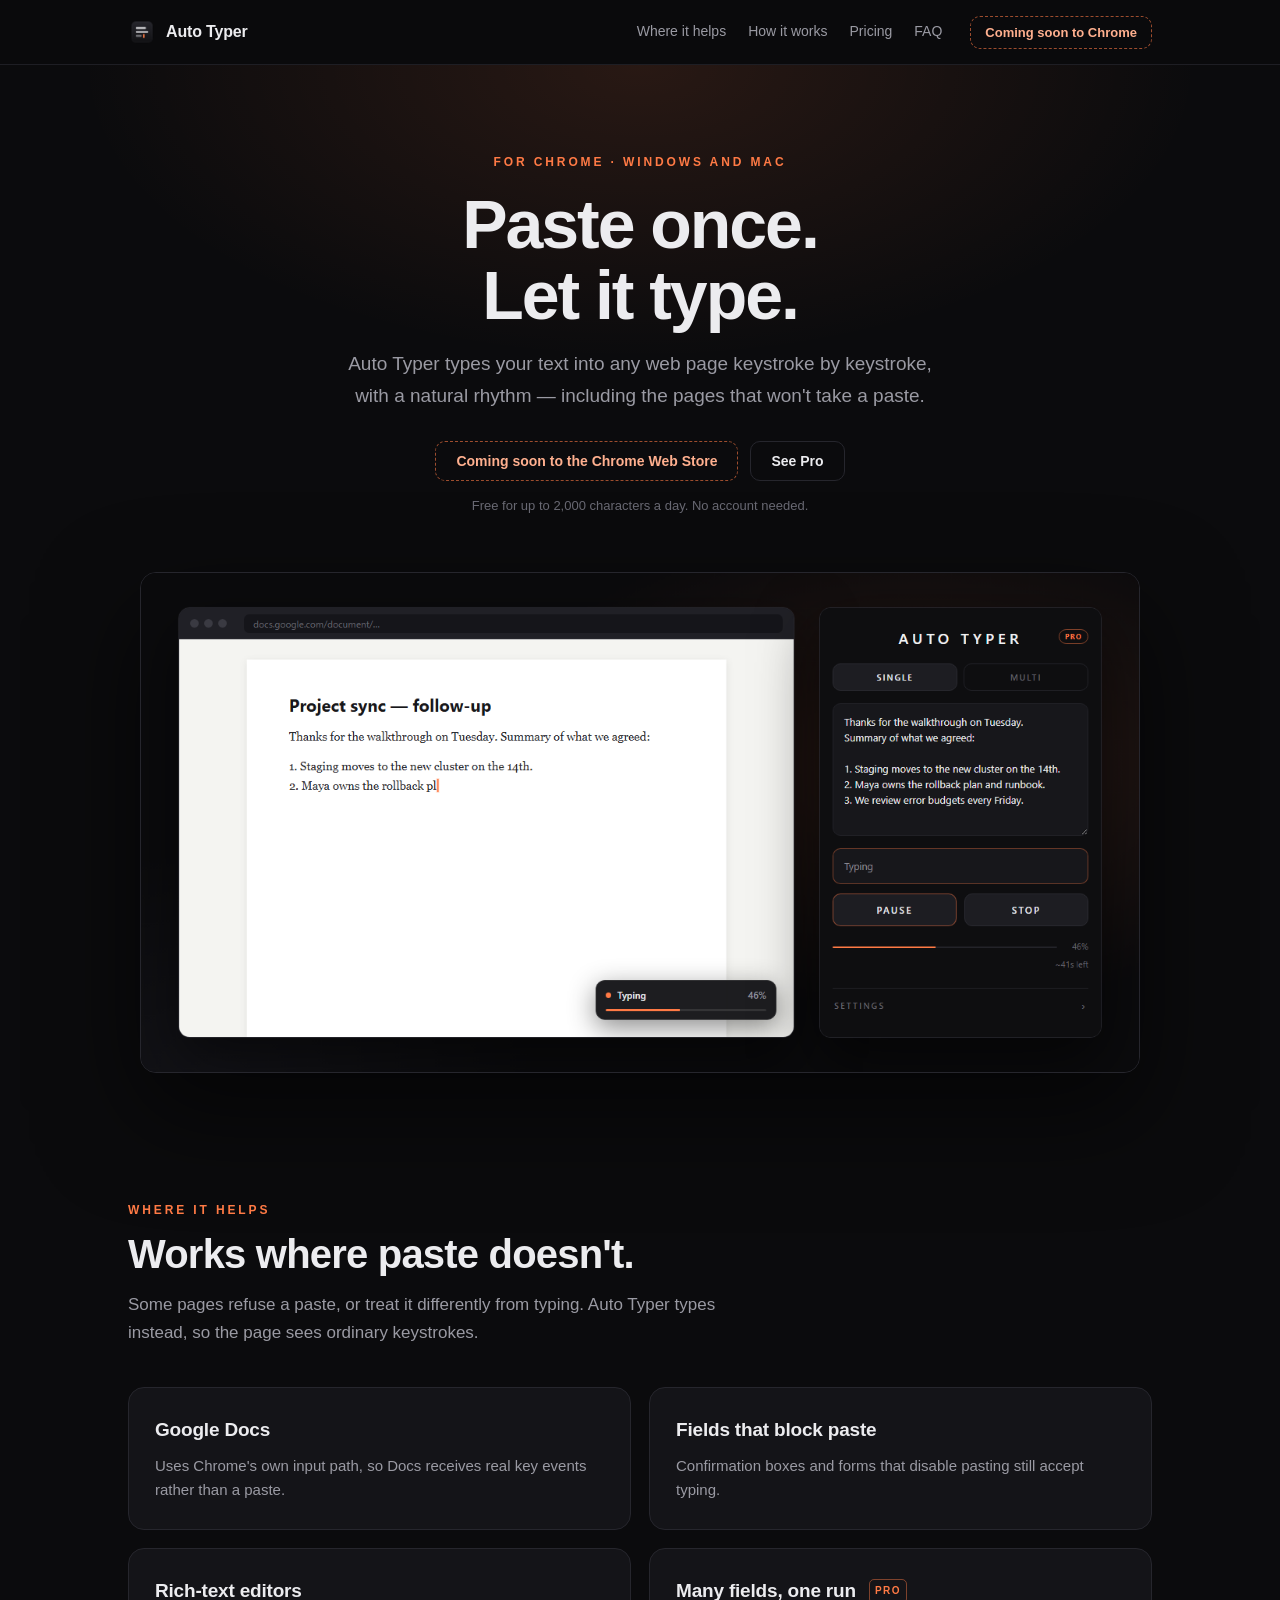
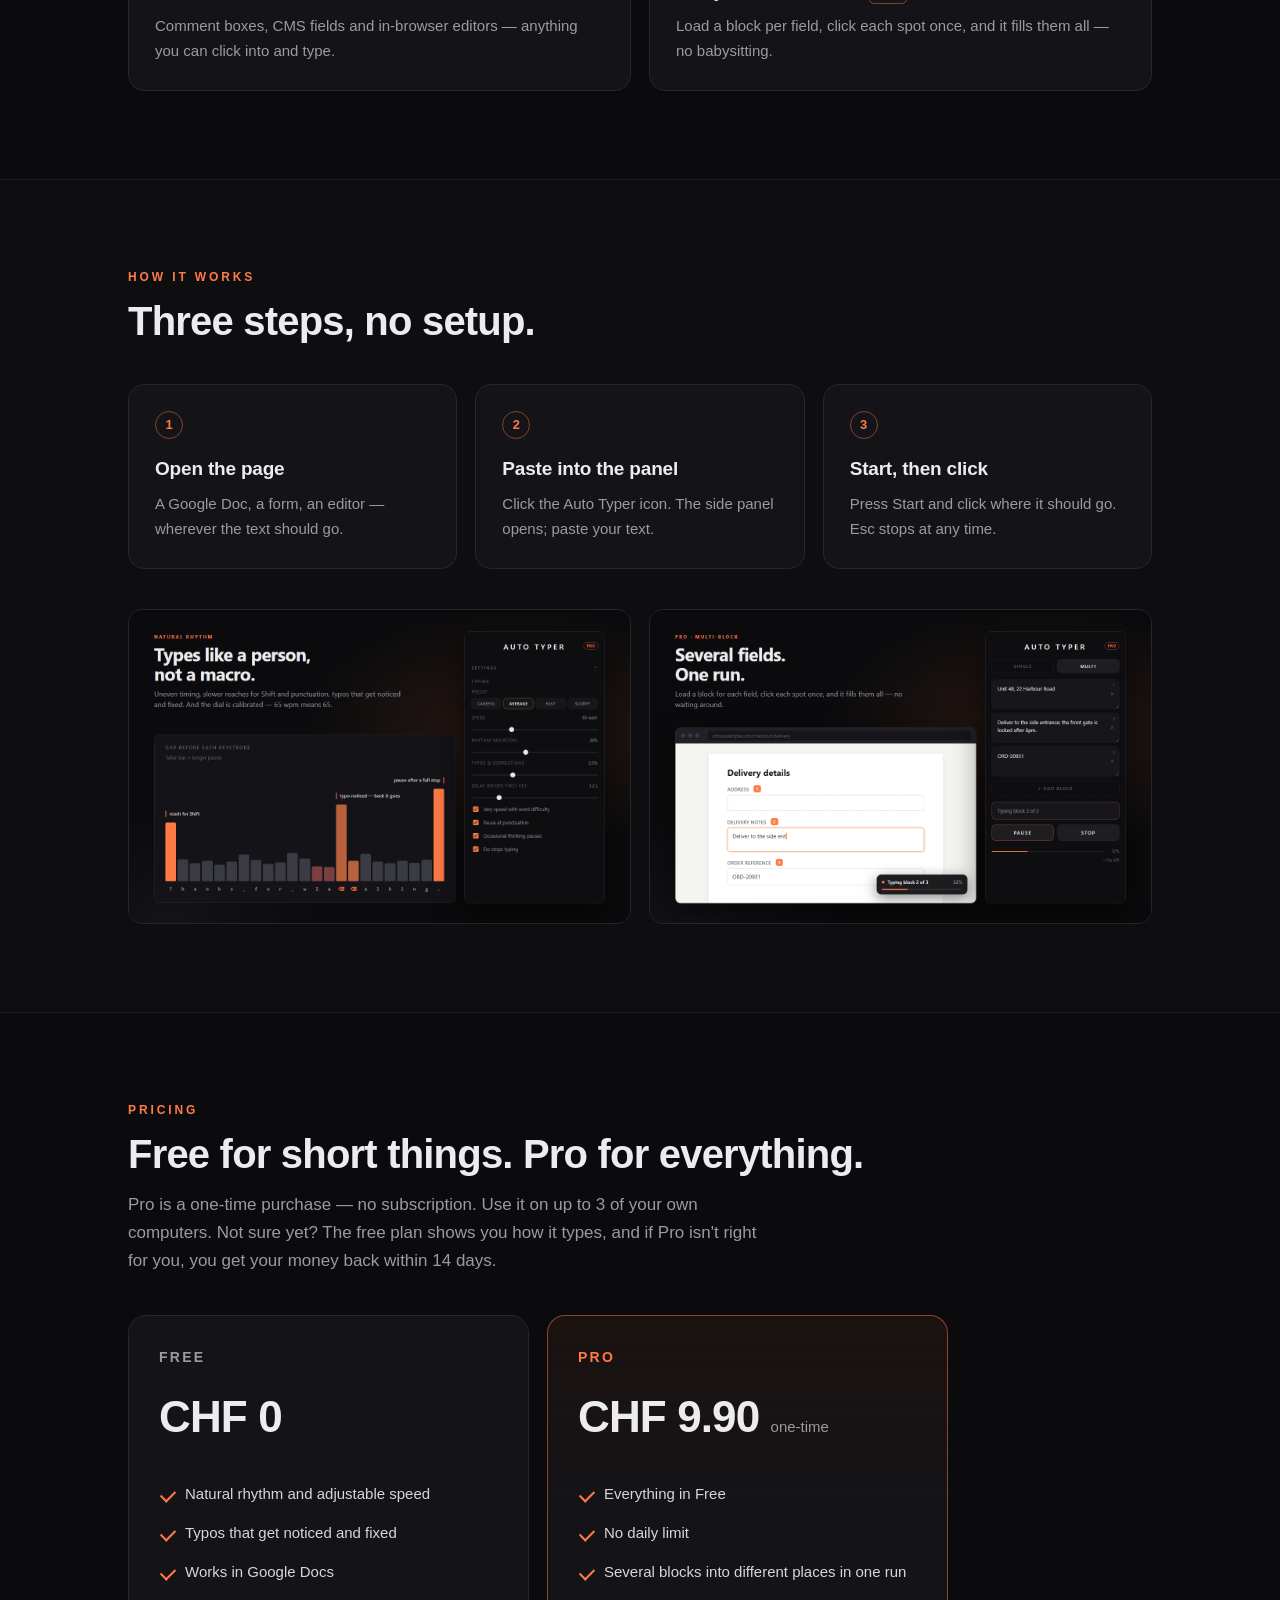
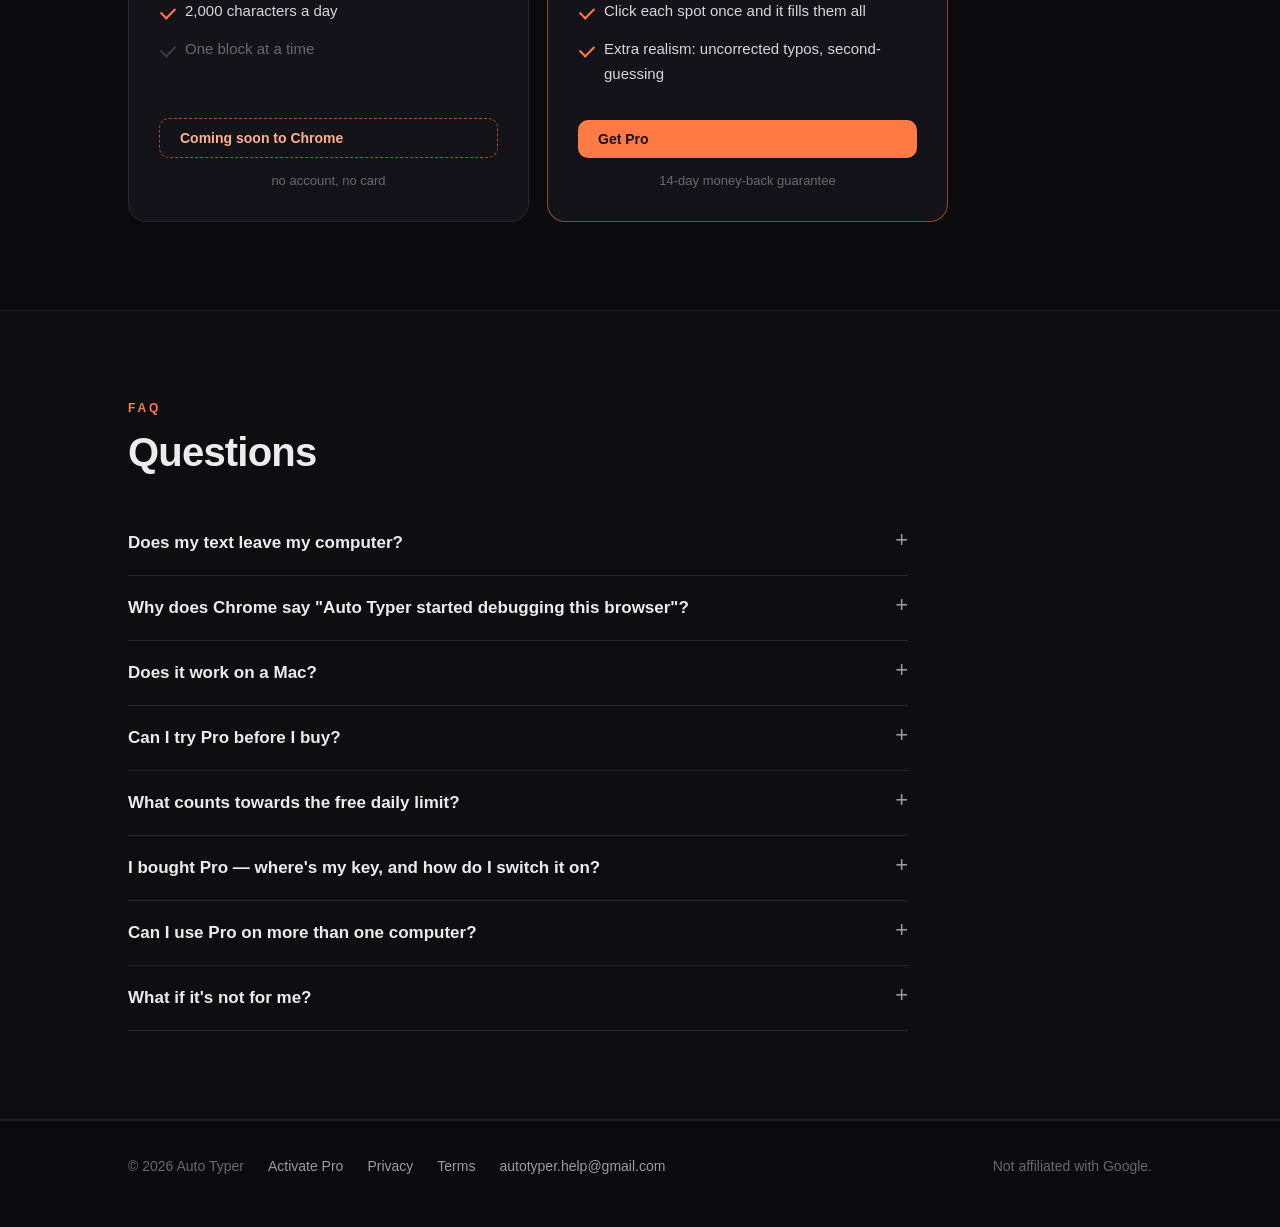
<file: index.html>
<!doctype html>
<html lang="en">
<head>
  <meta charset="utf-8">
  <meta name="viewport" content="width=device-width, initial-scale=1">
  <title>Auto Typer — paste once, let it type</title>
  <meta name="description" content="A Chrome extension that types your text into any page keystroke by keystroke, with a natural rhythm. Works in Google Docs and in fields that block paste.">
  <meta property="og:title" content="Auto Typer — paste once, let it type">
  <meta property="og:description" content="Natural keystroke-by-keystroke typing into any web page, including the ones that won't take a paste.">
  <meta property="og:image" content="https://autotyperhelp-hue.github.io/auto-typer-site/img/screenshot-1.png">
  <link rel="icon" href="img/icon-128.png">
  <link rel="stylesheet" href="style.css">
</head>
<body>

<nav><div class="wrap">
  <a class="brand" href="#"><img src="img/icon-128.png" alt="">Auto Typer</a>
  <div class="links"><a href="#where">Where it helps</a><a href="#how">How it works</a><a href="#pricing">Pricing</a><a href="#faq">FAQ</a></div>
  <!--@soon--><span class="btn btn-soon btn-sm">Coming soon to Chrome</span><!--/@soon-->
</div></nav>

<header class="hero"><div class="wrap">
  <div class="eyebrow">For Chrome · Windows and Mac</div>
  <h1>Paste once.<br>Let it type.</h1>
  <p class="lede">Auto Typer types your text into any web page keystroke by keystroke, with a natural rhythm — including the pages that won't take a paste.</p>
  <div class="cta">
    <!--@soon--><span class="btn btn-soon">Coming soon to the Chrome Web Store</span><!--/@soon-->
    <a class="btn btn-ghost" href="#pricing">See Pro</a>
  </div>
  <p class="fine">Free for up to 2,000 characters a day. No account needed.</p>
  <div class="shot"><img src="img/hero.png" alt="Auto Typer typing a paragraph into a Google Doc, with the side panel showing progress"></div>
</div></header>

<section id="where"><div class="wrap">
  <div class="eyebrow">Where it helps</div>
  <h2>Works where paste doesn't.</h2>
  <p class="section-lede">Some pages refuse a paste, or treat it differently from typing. Auto Typer types instead, so the page sees ordinary keystrokes.</p>
  <div class="grid two">
    <div class="card"><h3>Google Docs</h3><p>Uses Chrome's own input path, so Docs receives real key events rather than a paste.</p></div>
    <div class="card"><h3>Fields that block paste</h3><p>Confirmation boxes and forms that disable pasting still accept typing.</p></div>
    <div class="card"><h3>Rich-text editors</h3><p>Comment boxes, CMS fields and in-browser editors — anything you can click into and type.</p></div>
    <div class="card"><h3>Many fields, one run <span class="pro-chip">Pro</span></h3><p>Load a block per field, click each spot once, and it fills them all — no babysitting.</p></div>
  </div>
</div></section>

<section id="how" class="alt"><div class="wrap">
  <div class="eyebrow">How it works</div>
  <h2>Three steps, no setup.</h2>
  <div class="grid three">
    <div class="card"><div class="num">1</div><h3>Open the page</h3><p>A Google Doc, a form, an editor — wherever the text should go.</p></div>
    <div class="card"><div class="num">2</div><h3>Paste into the panel</h3><p>Click the Auto Typer icon. The side panel opens; paste your text.</p></div>
    <div class="card"><div class="num">3</div><h3>Start, then click</h3><p>Press Start and click where it should go. Esc stops at any time.</p></div>
  </div>
  <div class="showcase">
    <img src="img/screenshot-3.png" alt="Chart of keystroke timing: longer pauses for Shift, after a typo, and after a full stop">
    <img src="img/screenshot-2.png" alt="Multi-block run filling three form fields, with the next field already picked">
  </div>
</div></section>

<section id="pricing"><div class="wrap">
  <div class="eyebrow">Pricing</div>
  <h2>Free for short things. Pro for everything.</h2>
  <p class="section-lede">Pro is a one-time purchase — no subscription. Use it on up to 3 of your own computers.<!--@notrial--> Not sure yet? The free plan shows you how it types, and if Pro isn't right for you, you get your money back within 14 days.<!--/@notrial--></p>
  <div class="plans">
    <div class="plan">
      <h3>Free</h3>
      <div class="price">CHF 0</div>
      <ul>
        <li>Natural rhythm and adjustable speed</li>
        <li>Typos that get noticed and fixed</li>
        <li>Works in Google Docs</li>
        <li>2,000 characters a day</li>
        <li class="no">One block at a time</li>
      </ul>
      <!--@soon--><span class="btn btn-soon">Coming soon to Chrome</span><!--/@soon-->
      <p class="plan-note">no account, no card</p>
    </div>
    <div class="plan pro">
      <h3>Pro</h3>
      <div class="price">CHF 9.90 <small>one-time</small></div>
      <ul>
        <li>Everything in Free</li>
        <li>No daily limit</li>
        <li>Several blocks into different places in one run</li>
        <li>Click each spot once and it fills them all</li>
        <li>Extra realism: uncorrected typos, second-guessing</li>
      </ul>
      <a class="btn btn-primary" href="https://autotyperapp.lemonsqueezy.com/checkout/buy/8c710c73-67f6-4190-a66b-5c94583bff23">Get Pro</a>
      <!--@notrial--><p class="plan-note">14-day money-back guarantee</p><!--/@notrial-->
    </div>
  </div>
</div></section>

<section id="faq" class="alt"><div class="wrap">
  <div class="eyebrow">FAQ</div>
  <h2>Questions</h2>
  <div class="faq">
    <details><summary>Does my text leave my computer?</summary>
      <p>No. What you paste stays in Chrome's local storage on your machine. Auto Typer has no analytics and no server of its own. The only thing it ever sends anywhere is a Pro licence key, to our payment provider, to check it's valid. The <a href="privacy.html">privacy policy</a> lists exactly what is stored and sent.</p></details>
    <details><summary>Why does Chrome say "Auto Typer started debugging this browser"?</summary>
      <p>Google Docs only accepts keystrokes that Chrome itself generates — it ignores anything a page or an ordinary extension simulates. The only way an extension can produce those real keystrokes is through Chrome's debugging interface, and Chrome shows that bar whenever it's in use. Auto Typer attaches only while it's typing and detaches when it finishes.</p></details>
    <details><summary>Does it work on a Mac?</summary>
      <p>Yes — it works the same in Chrome on Windows and macOS. It doesn't run on iPad or iPhone: Chrome on iOS doesn't support extensions.</p></details>
    
    <!--@notrial--><details><summary>Can I try Pro before I buy?</summary>
      <p>The free plan is the same extension doing the same typing — just one block at a time and 2,000 characters a day — so you can see exactly how it works on your own documents first. If you buy Pro and it isn't right for you, email <a href="mailto:autotyper.help@gmail.com">autotyper.help@gmail.com</a> within 14 days for a full refund.</p></details><!--/@notrial-->
    <details><summary>What counts towards the free daily limit?</summary>
      <p>The characters of your text that actually get typed. Typos and their corrections don't count, and if you stop a run early, only what was typed counts. If your text is longer than what's left today, Auto Typer types what fits, stops at the end of a word, and keeps the rest in the box for later. The limit resets at midnight.</p></details>
    <details><summary>I bought Pro — where's my key, and how do I switch it on?</summary>
      <p>The key is in your receipt email from Lemon Squeezy, our payment provider. Paste it into Auto Typer under Settings → Account and press Activate. <a href="activate.html">Step-by-step, with a picture</a> — and what to do <a href="activate.html#lost">if you can't find the key</a>.</p></details>
    <details><summary>Can I use Pro on more than one computer?</summary>
      <p>Yes, up to 3. To move it, open Settings → Account and choose "Deactivate on this device", then activate on the new one.</p></details>
    <details><summary>What if it's not for me?</summary>
      <p>Ask for a refund within 14 days of buying and you'll get one — email <a href="mailto:autotyper.help@gmail.com">autotyper.help@gmail.com</a>.</p></details>
  </div>
</div></section>

<footer><div class="wrap">
  <span>© 2026 Auto Typer</span>
  <a href="activate.html">Activate Pro</a>
  <a href="privacy.html">Privacy</a>
  <a href="terms.html">Terms</a>
  <a href="mailto:autotyper.help@gmail.com">autotyper.help@gmail.com</a>
  <span class="sp">Not affiliated with Google.</span>
</div></footer>

</body>
</html>
</file>
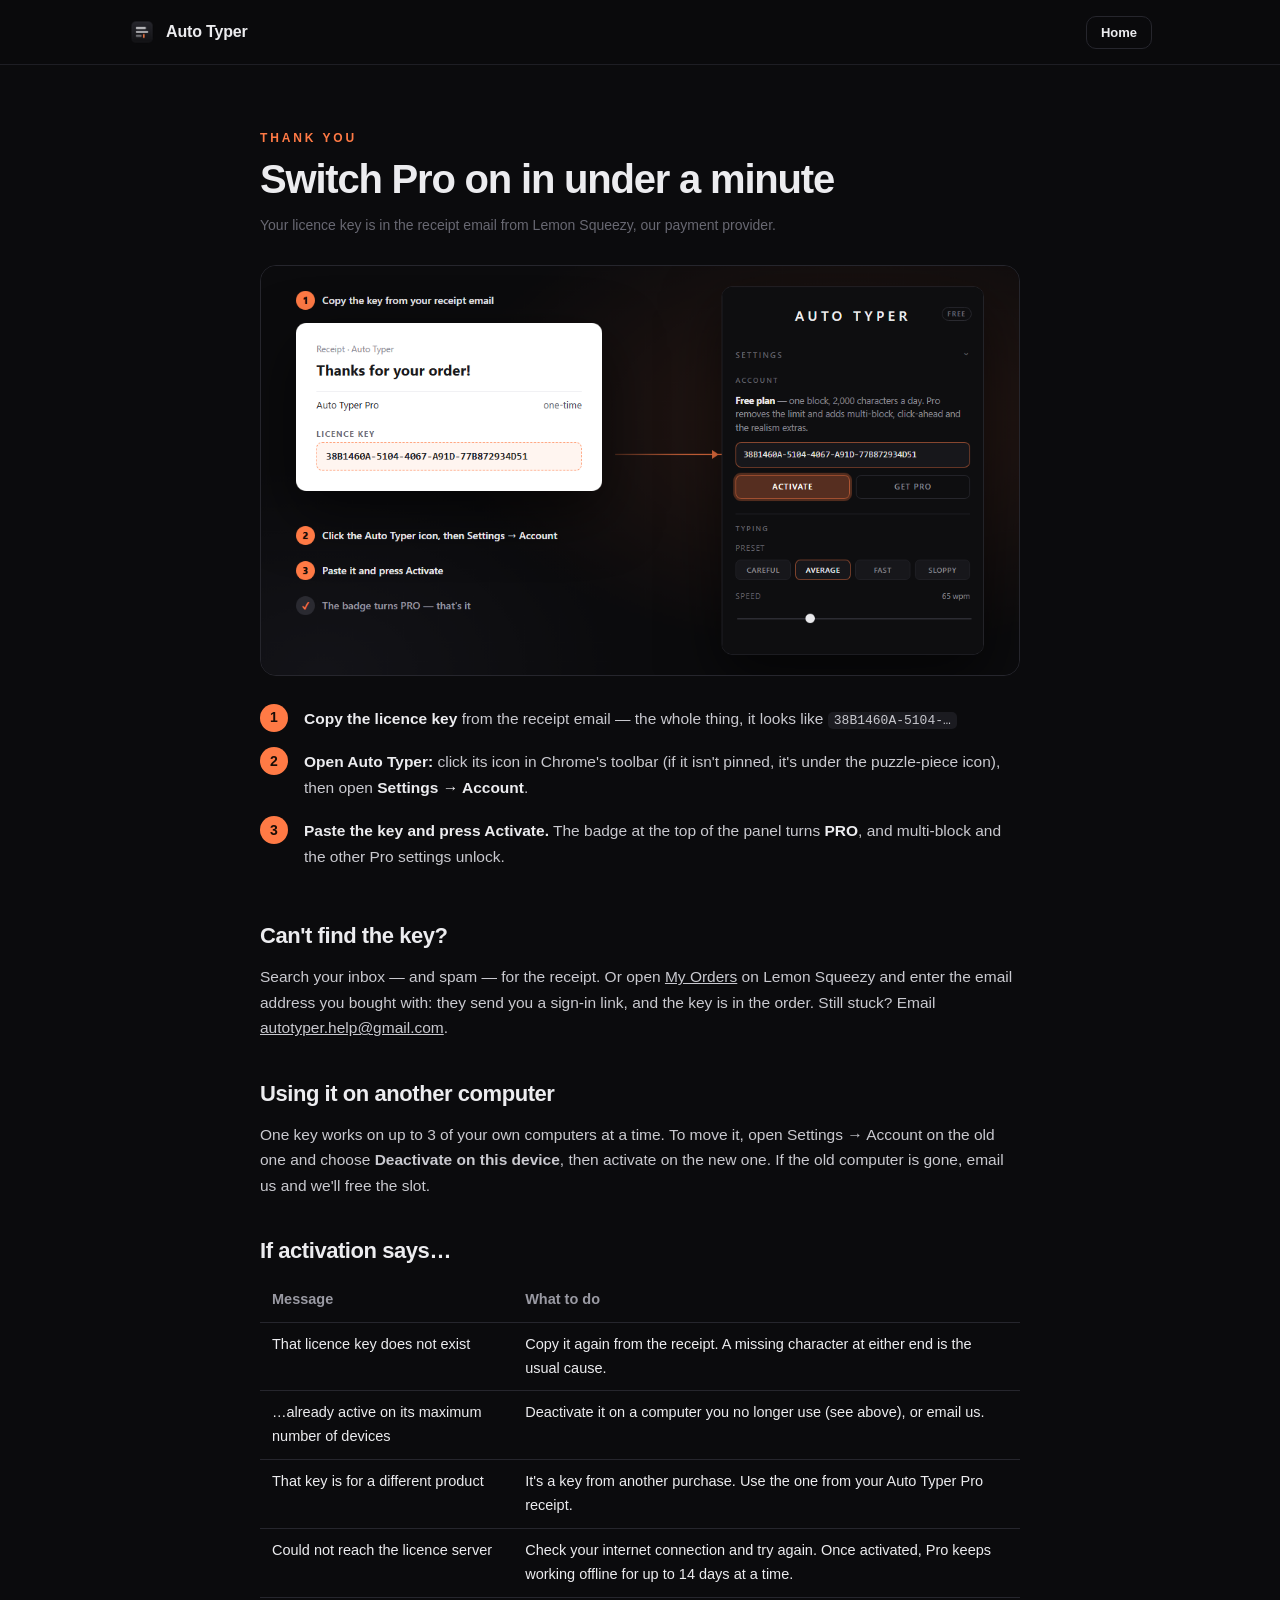
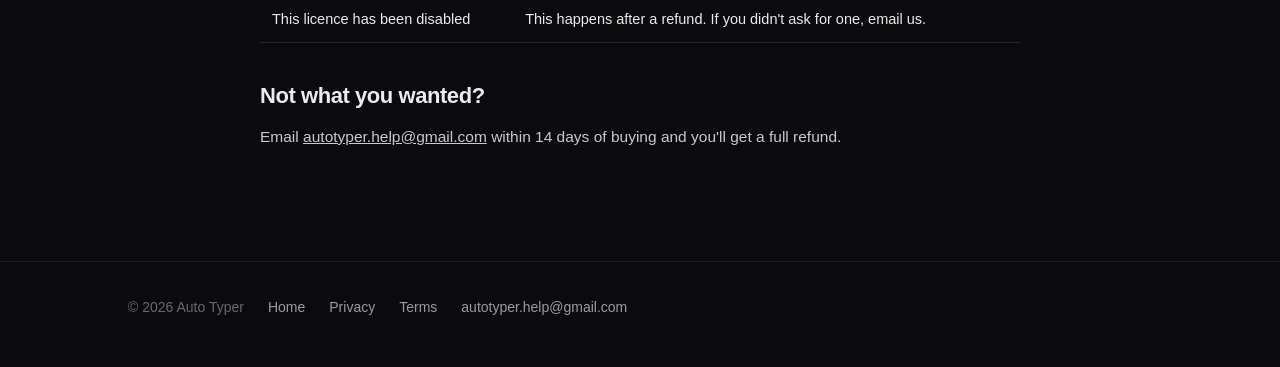
<file: activate.html>
<!doctype html>
<html lang="en">
<head>
  <meta charset="utf-8">
  <meta name="viewport" content="width=device-width, initial-scale=1">
  <title>Activate Pro — Auto Typer</title>
  <link rel="icon" href="img/icon-128.png">
  <link rel="stylesheet" href="style.css">
</head>
<body>
<!-- Where buyers land after paying: link it from the Lemon Squeezy product's
     confirmation screen and receipt email (see store/LEMON.md). -->
<nav><div class="wrap">
  <a class="brand" href="index.html"><img src="img/icon-128.png" alt="">Auto Typer</a>
  <a class="btn btn-ghost btn-sm" href="index.html" style="margin-left:auto">Home</a>
</div></nav>

<main class="wrap legal activate">
  <div class="eyebrow">Thank you</div>
  <h1>Switch Pro on in under a minute</h1>
  <p class="meta">Your licence key is in the receipt email from Lemon Squeezy, our payment provider.</p>

  <div class="activate-shot"><img src="img/activate.png" alt="The receipt email with the licence key, and Auto Typer's side panel open at Settings, Account, with the key pasted and the Activate button highlighted"></div>

  <ol class="steps">
    <li><b>Copy the licence key</b> from the receipt email — the whole thing, it looks like <code>38B1460A-5104-…</code></li>
    <li><b>Open Auto Typer:</b> click its icon in Chrome's toolbar (if it isn't pinned, it's under the puzzle-piece icon), then open <b>Settings → Account</b>.</li>
    <li><b>Paste the key and press Activate.</b> The badge at the top of the panel turns <b>PRO</b>, and multi-block and the other Pro settings unlock.</li>
  </ol>
  

  <h2 id="lost">Can't find the key?</h2>
  <p>Search your inbox — and spam — for the receipt. Or open
  <a href="https://app.lemonsqueezy.com/my-orders">My Orders</a> on Lemon Squeezy and enter
  the email address you bought with: they send you a sign-in link, and the key is
  in the order. Still stuck? Email <a href="mailto:autotyper.help@gmail.com">autotyper.help@gmail.com</a>.</p>

  <h2 id="devices">Using it on another computer</h2>
  <p>One key works on up to 3 of your own computers at a time. To move it,
  open Settings → Account on the old one and choose <b>Deactivate on this
  device</b>, then activate on the new one. If the old computer is gone, email us
  and we'll free the slot.</p>

  <h2 id="errors">If activation says…</h2>
  <table>
    <tr><th>Message</th><th>What to do</th></tr>
    <tr><td>That licence key does not exist</td><td>Copy it again from the receipt. A missing character at either end is the usual cause.</td></tr>
    <tr><td>…already active on its maximum number of devices</td><td>Deactivate it on a computer you no longer use (see above), or email us.</td></tr>
    <tr><td>That key is for a different product</td><td>It's a key from another purchase. Use the one from your Auto Typer Pro receipt.</td></tr>
    <tr><td>Could not reach the licence server</td><td>Check your internet connection and try again. Once activated, Pro keeps working offline for up to 14 days at a time.</td></tr>
    <tr><td>This licence has been disabled</td><td>This happens after a refund. If you didn't ask for one, email us.</td></tr>
  </table>

  <h2 id="refunds">Not what you wanted?</h2>
  <p>Email <a href="mailto:autotyper.help@gmail.com">autotyper.help@gmail.com</a> within 14 days of buying
  and you'll get a full refund.</p>
</main>

<footer><div class="wrap">
  <span>© 2026 Auto Typer</span>
  <a href="index.html">Home</a>
  <a href="privacy.html">Privacy</a>
  <a href="terms.html">Terms</a>
  <a href="mailto:autotyper.help@gmail.com">autotyper.help@gmail.com</a>
</div></footer>
</body>
</html>
</file>
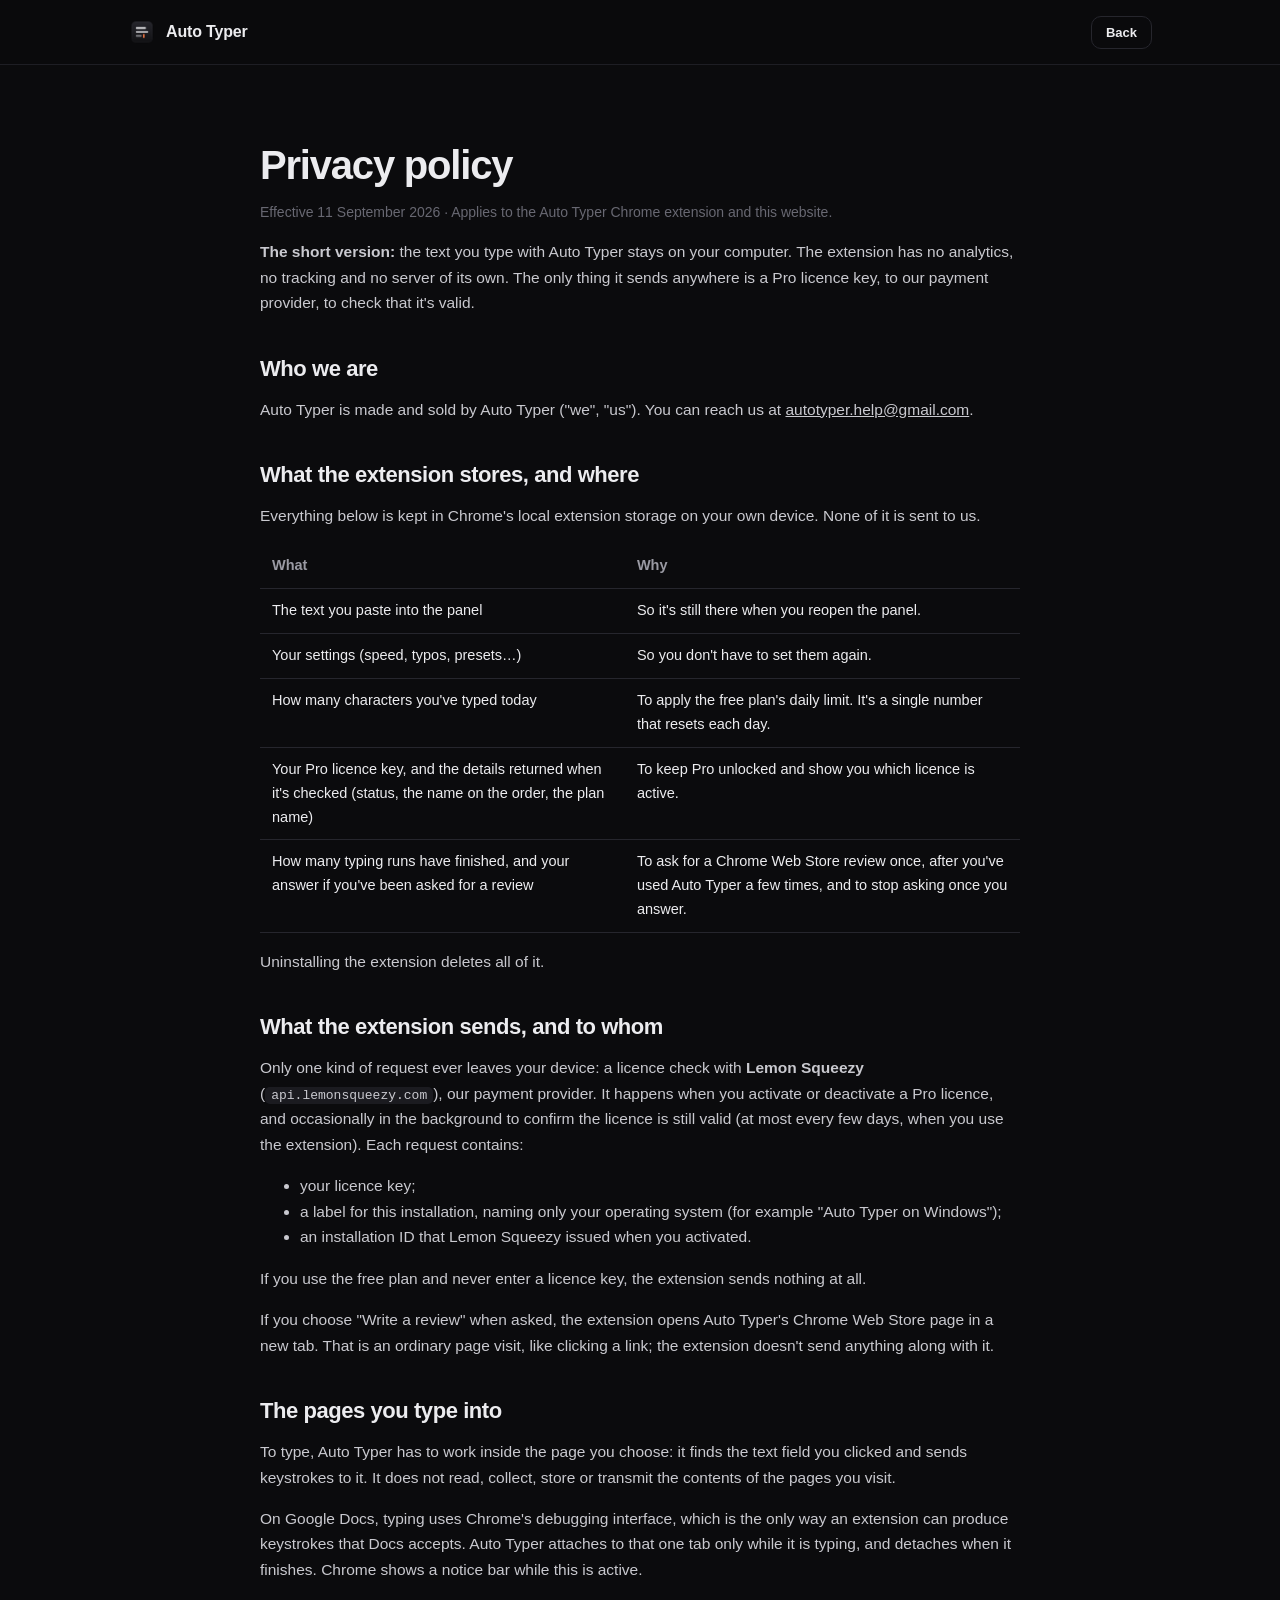
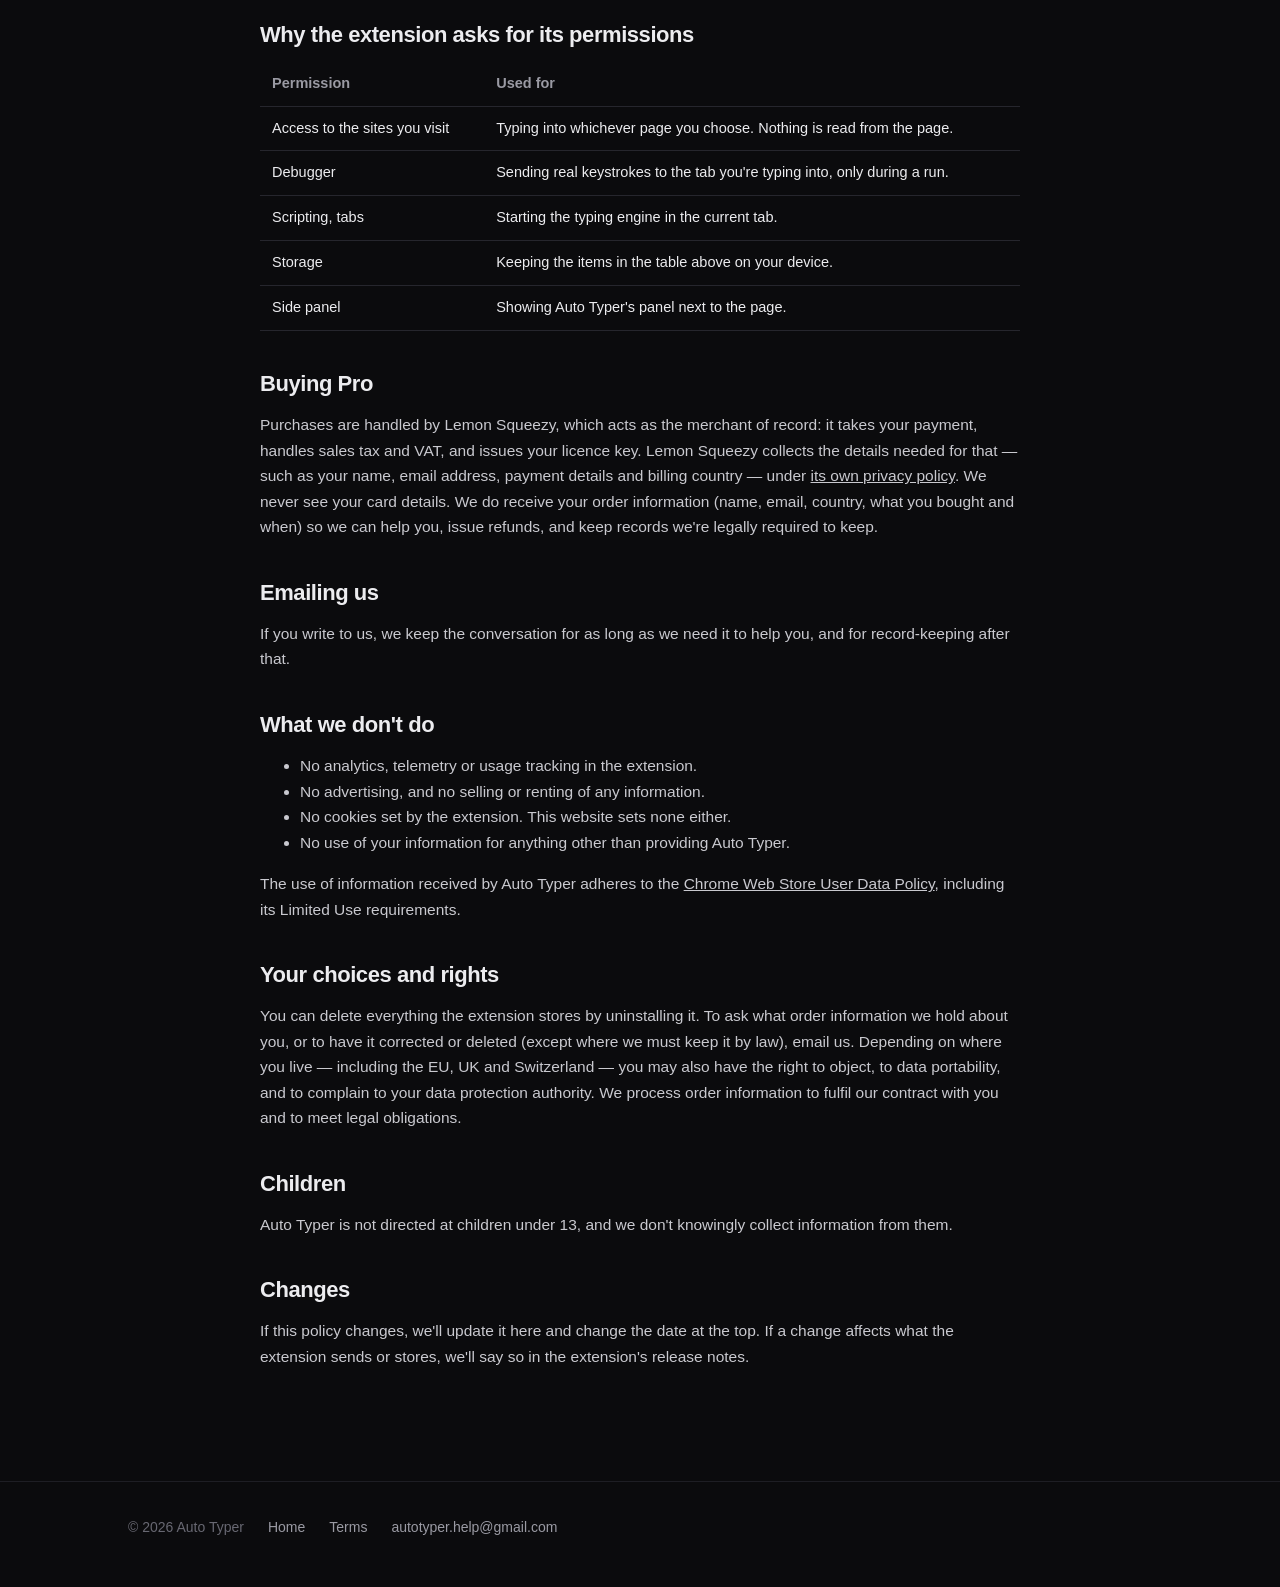
<file: privacy.html>
<!doctype html>
<html lang="en">
<head>
  <meta charset="utf-8">
  <meta name="viewport" content="width=device-width, initial-scale=1">
  <title>Privacy policy — Auto Typer</title>
  <link rel="icon" href="img/icon-128.png">
  <link rel="stylesheet" href="style.css">
</head>
<body>
<nav><div class="wrap">
  <a class="brand" href="index.html"><img src="img/icon-128.png" alt="">Auto Typer</a>
  <a class="btn btn-ghost btn-sm" href="index.html" style="margin-left:auto">Back</a>
</div></nav>

<main class="wrap legal">
  <h1>Privacy policy</h1>
  <p class="meta">Effective 11 September 2026 · Applies to the Auto Typer Chrome extension and this website.</p>

  <p><strong>The short version:</strong> the text you type with Auto Typer stays on
  your computer. The extension has no analytics, no tracking and no server of
  its own. The only thing it sends anywhere is a Pro licence key, to our payment
  provider, to check that it's valid.</p>

  <h2>Who we are</h2>
  <p>Auto Typer is made and sold by Auto Typer ("we", "us"). You can reach
  us at <a href="mailto:autotyper.help@gmail.com">autotyper.help@gmail.com</a>.</p>

  <h2>What the extension stores, and where</h2>
  <p>Everything below is kept in Chrome's local extension storage on your own
  device. None of it is sent to us.</p>
  <table>
    <tr><th>What</th><th>Why</th></tr>
    <tr><td>The text you paste into the panel</td><td>So it's still there when you reopen the panel.</td></tr>
    <tr><td>Your settings (speed, typos, presets…)</td><td>So you don't have to set them again.</td></tr>
    <tr><td>How many characters you've typed today</td><td>To apply the free plan's daily limit. It's a single number that resets each day.</td></tr>
    <tr><td>Your Pro licence key, and the details returned when it's checked (status, the name on the order, the plan name)</td><td>To keep Pro unlocked and show you which licence is active.</td></tr>
    
    <tr><td>How many typing runs have finished, and your answer if you've been asked for a review</td><td>To ask for a Chrome Web Store review once, after you've used Auto Typer a few times, and to stop asking once you answer.</td></tr>
  </table>
  <p>Uninstalling the extension deletes all of it.</p>

  <h2>What the extension sends, and to whom</h2>
  <p>Only one kind of request ever leaves your device: a licence check with
  <strong>Lemon Squeezy</strong> (<code>api.lemonsqueezy.com</code>), our payment provider. It
  happens when you activate or deactivate a Pro licence, and occasionally in the
  background to confirm the licence is still valid (at most every few days, when
  you use the extension). Each request contains:</p>
  <ul>
    <li>your licence key;</li>
    <li>a label for this installation, naming only your operating system (for example "Auto Typer on Windows");</li>
    <li>an installation ID that Lemon Squeezy issued when you activated.</li>
  </ul>
  <p>If you use the free plan and never enter a licence key, the extension sends nothing at all.
  </p>
  <p>If you choose "Write a review" when asked, the extension opens Auto Typer's
  Chrome Web Store page in a new tab. That is an ordinary page visit, like
  clicking a link; the extension doesn't send anything along with it.</p>

  <h2>The pages you type into</h2>
  <p>To type, Auto Typer has to work inside the page you choose: it finds the
  text field you clicked and sends keystrokes to it. It does not read, collect,
  store or transmit the contents of the pages you visit.</p>
  <p>On Google Docs, typing uses Chrome's debugging interface, which is the only
  way an extension can produce keystrokes that Docs accepts. Auto Typer attaches
  to that one tab only while it is typing, and detaches when it finishes. Chrome
  shows a notice bar while this is active.</p>

  <h2>Why the extension asks for its permissions</h2>
  <table>
    <tr><th>Permission</th><th>Used for</th></tr>
    <tr><td>Access to the sites you visit</td><td>Typing into whichever page you choose. Nothing is read from the page.</td></tr>
    <tr><td>Debugger</td><td>Sending real keystrokes to the tab you're typing into, only during a run.</td></tr>
    <tr><td>Scripting, tabs</td><td>Starting the typing engine in the current tab.</td></tr>
    <tr><td>Storage</td><td>Keeping the items in the table above on your device.</td></tr>
    <tr><td>Side panel</td><td>Showing Auto Typer's panel next to the page.</td></tr>
  </table>

  <h2>Buying Pro</h2>
  <p>Purchases are handled by Lemon Squeezy, which acts as the merchant of record:
  it takes your payment, handles sales tax and VAT, and issues your licence key.
  Lemon Squeezy collects the details needed for that — such as your name, email
  address, payment details and billing country — under
  <a href="https://www.lemonsqueezy.com/privacy">its own privacy policy</a>. We
  never see your card details. We do receive your order information (name,
  email, country, what you bought and when) so we can help you, issue refunds,
  and keep records we're legally required to keep.</p>

  <h2>Emailing us</h2>
  <p>If you write to us, we keep the conversation for as long as we need it to
  help you, and for record-keeping after that.</p>

  <h2>What we don't do</h2>
  <ul>
    <li>No analytics, telemetry or usage tracking in the extension.</li>
    <li>No advertising, and no selling or renting of any information.</li>
    <li>No cookies set by the extension. This website sets none either.</li>
    <li>No use of your information for anything other than providing Auto Typer.</li>
  </ul>
  <p>The use of information received by Auto Typer adheres to the
  <a href="https://developer.chrome.com/docs/webstore/program-policies/policies">Chrome Web Store User Data Policy</a>,
  including its Limited Use requirements.</p>

  <h2>Your choices and rights</h2>
  <p>You can delete everything the extension stores by uninstalling it. To ask
  what order information we hold about you, or to have it corrected or deleted
  (except where we must keep it by law), email us. Depending on where you live —
  including the EU, UK and Switzerland — you may also have the right to object,
  to data portability, and to complain to your data protection authority. We
  process order information to fulfil our contract with you and to meet legal
  obligations.</p>

  <h2>Children</h2>
  <p>Auto Typer is not directed at children under 13, and we don't knowingly
  collect information from them.</p>

  <h2>Changes</h2>
  <p>If this policy changes, we'll update it here and change the date at the
  top. If a change affects what the extension sends or stores, we'll say so in
  the extension's release notes.</p>
</main>

<footer><div class="wrap">
  <span>© 2026 Auto Typer</span>
  <a href="index.html">Home</a>
  <a href="terms.html">Terms</a>
  <a href="mailto:autotyper.help@gmail.com">autotyper.help@gmail.com</a>
</div></footer>
</body>
</html>
</file>
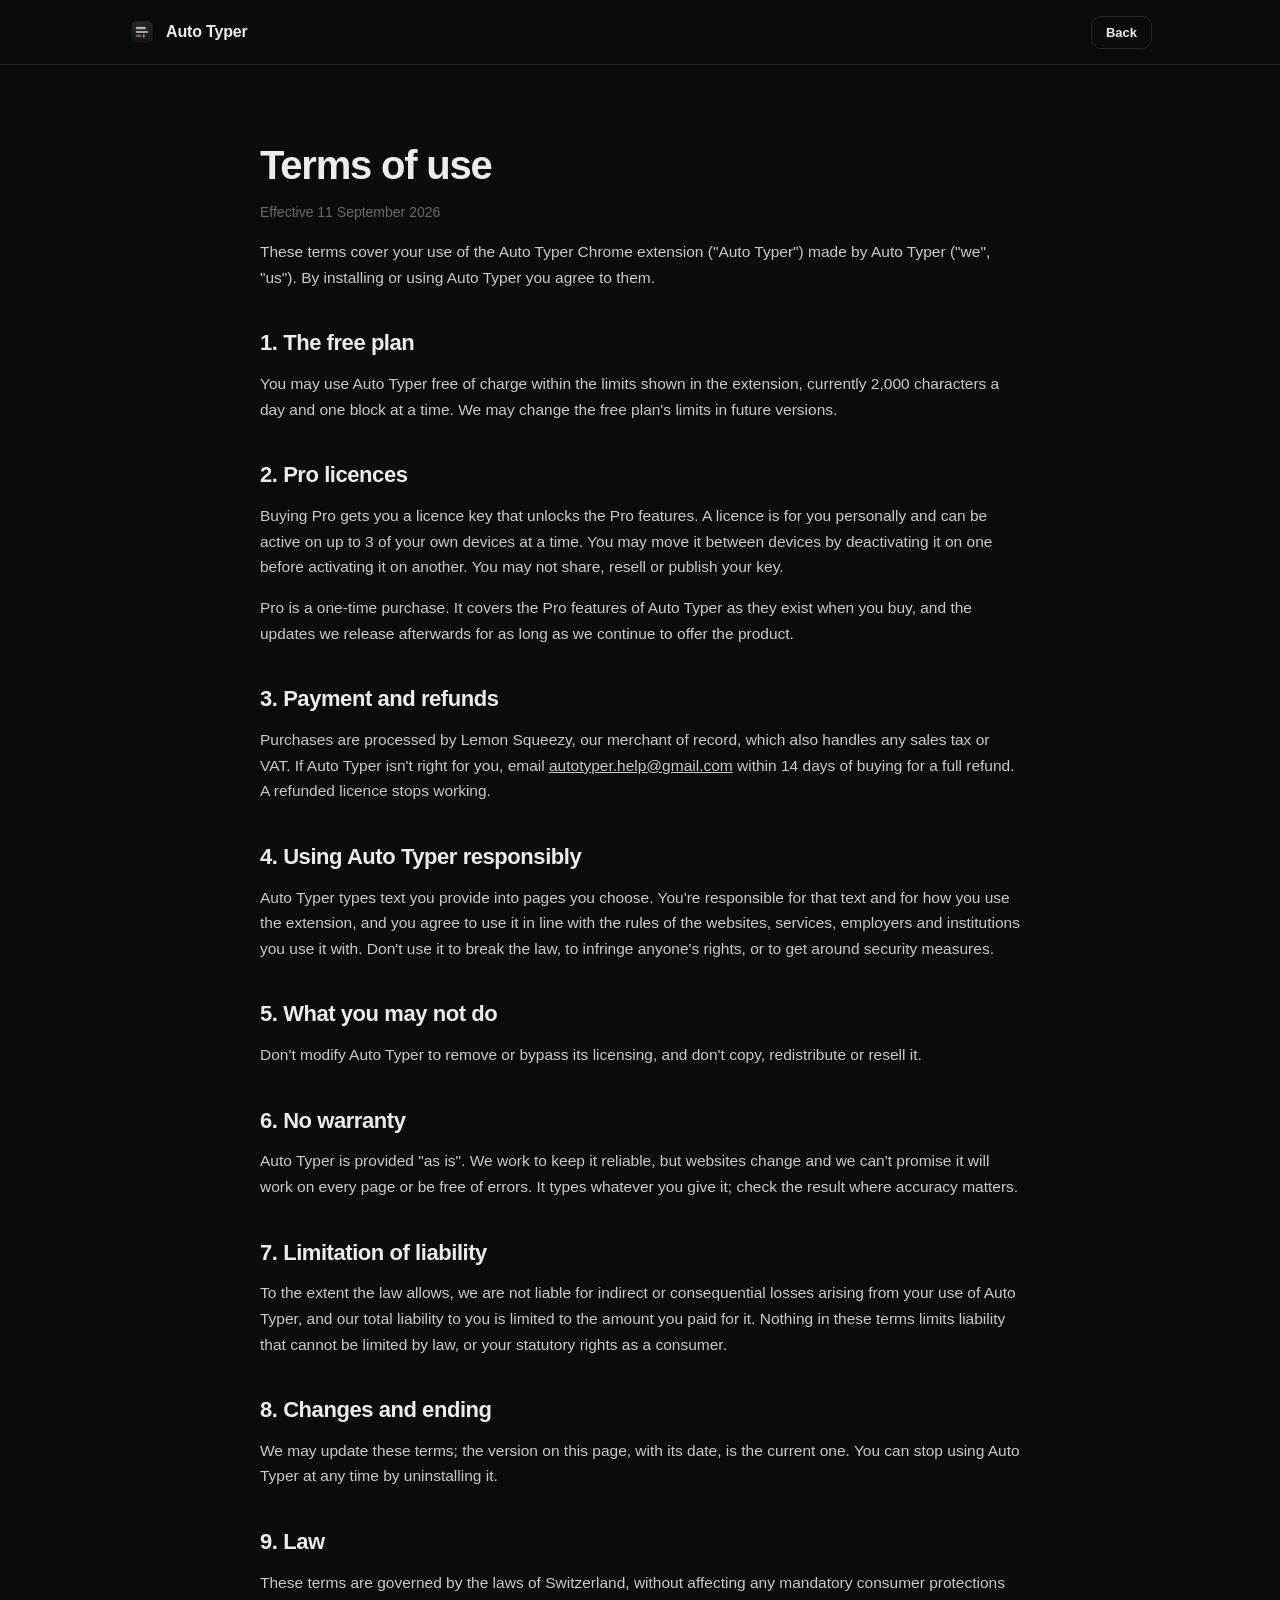
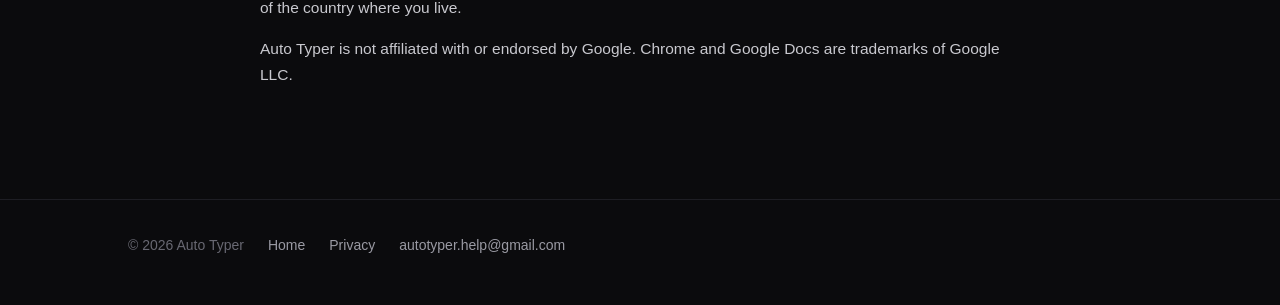
<file: terms.html>
<!doctype html>
<html lang="en">
<head>
  <meta charset="utf-8">
  <meta name="viewport" content="width=device-width, initial-scale=1">
  <title>Terms — Auto Typer</title>
  <link rel="icon" href="img/icon-128.png">
  <link rel="stylesheet" href="style.css">
</head>
<body>
<nav><div class="wrap">
  <a class="brand" href="index.html"><img src="img/icon-128.png" alt="">Auto Typer</a>
  <a class="btn btn-ghost btn-sm" href="index.html" style="margin-left:auto">Back</a>
</div></nav>

<main class="wrap legal">
  <h1>Terms of use</h1>
  <p class="meta">Effective 11 September 2026</p>

  <p>These terms cover your use of the Auto Typer Chrome extension ("Auto Typer")
  made by Auto Typer ("we", "us"). By installing or using Auto Typer you
  agree to them.</p>

  <h2>1. The free plan</h2>
  <p>You may use Auto Typer free of charge within the limits shown in the
  extension, currently 2,000 characters a day and one block at a time.
  We may change the free plan's limits in future versions.</p>

  <h2>2. Pro licences</h2>
  <p>Buying Pro gets you a licence key that unlocks the Pro features. A licence
  is for you personally and can be active on up to 3 of your own
  devices at a time. You may move it between devices by deactivating it on one
  before activating it on another. You may not share, resell or publish your key.</p>
  <p>Pro is a one-time purchase. It covers the Pro features of Auto Typer as they
  exist when you buy, and the updates we release afterwards for as long as we
  continue to offer the product.</p>
  

  <h2>3. Payment and refunds</h2>
  <p>Purchases are processed by Lemon Squeezy, our merchant of record, which also
  handles any sales tax or VAT. If Auto Typer isn't right for you, email
  <a href="mailto:autotyper.help@gmail.com">autotyper.help@gmail.com</a> within 14 days of
  buying for a full refund. A refunded licence stops working.</p>

  <h2>4. Using Auto Typer responsibly</h2>
  <p>Auto Typer types text you provide into pages you choose. You're responsible
  for that text and for how you use the extension, and you agree to use it in
  line with the rules of the websites, services, employers and institutions you
  use it with. Don't use it to break the law, to infringe anyone's rights, or to
  get around security measures.</p>

  <h2>5. What you may not do</h2>
  <p>Don't modify Auto Typer to remove or bypass its licensing,
  and don't copy, redistribute or resell it.</p>

  <h2>6. No warranty</h2>
  <p>Auto Typer is provided "as is". We work to keep it reliable, but websites
  change and we can't promise it will work on every page or be free of errors.
  It types whatever you give it; check the result where accuracy matters.</p>

  <h2>7. Limitation of liability</h2>
  <p>To the extent the law allows, we are not liable for indirect or
  consequential losses arising from your use of Auto Typer, and our total
  liability to you is limited to the amount you paid for it. Nothing in these
  terms limits liability that cannot be limited by law, or your statutory rights
  as a consumer.</p>

  <h2>8. Changes and ending</h2>
  <p>We may update these terms; the version on this page, with its date, is the
  current one. You can stop using Auto Typer at any time by uninstalling it.</p>

  <h2>9. Law</h2>
  <p>These terms are governed by the laws of Switzerland, without affecting
  any mandatory consumer protections of the country where you live.</p>

  <p>Auto Typer is not affiliated with or endorsed by Google. Chrome and Google
  Docs are trademarks of Google LLC.</p>
</main>

<footer><div class="wrap">
  <span>© 2026 Auto Typer</span>
  <a href="index.html">Home</a>
  <a href="privacy.html">Privacy</a>
  <a href="mailto:autotyper.help@gmail.com">autotyper.help@gmail.com</a>
</div></footer>
</body>
</html>
</file>
<file: style.css>
:root {
  --bg: #0b0b0d; --panel: #141418; --panel-2: #1b1b20; --line: #26262d; --line-soft: #1e1e24;
  --text: #ececef; --muted: #9a9aa3; --dim: #686872; --accent: #ff7a45;
  --max: 1080px;
}
* { box-sizing: border-box; }
html { scroll-behavior: smooth; }
body { margin: 0; background: var(--bg); color: var(--text);
  font: 400 16px/1.65 ui-sans-serif, -apple-system, BlinkMacSystemFont, "Segoe UI", Roboto, Helvetica, Arial, sans-serif;
  -webkit-font-smoothing: antialiased; }
img { max-width: 100%; display: block; }
a { color: inherit; }

.wrap { max-width: var(--max); margin: 0 auto; padding: 0 28px; }

/* ---------------------------------------------------------------- nav */
nav { position: sticky; top: 0; z-index: 10; backdrop-filter: blur(10px);
  background: rgba(11,11,13,.78); border-bottom: 1px solid var(--line-soft); }
nav .wrap { display: flex; align-items: center; height: 64px; gap: 28px; }
.brand { display: flex; align-items: center; gap: 10px; font-weight: 650; letter-spacing: -.01em; text-decoration: none; }
.brand img { width: 28px; height: 28px; }
nav .links { display: flex; gap: 22px; margin-left: auto; font-size: 14px; }
nav .links a { color: var(--muted); text-decoration: none; }
nav .links a:hover { color: var(--text); }

.btn { display: inline-flex; align-items: center; gap: 8px; border-radius: 10px; padding: 12px 20px;
  font-weight: 600; font-size: 14px; line-height: 1; text-decoration: none; cursor: pointer; border: 0; }
.btn-primary { background: var(--accent); color: #1a0d07; }
.btn-primary:hover { filter: brightness(1.08); }
.btn-ghost { background: transparent; color: var(--text); border: 1px solid var(--line); }
.btn-ghost:hover { border-color: #3a3a44; }
.btn-sm { padding: 9px 14px; font-size: 13px; }

/* --------------------------------------------------------------- hero */
.hero { padding: 88px 0 40px; text-align: center;
  background: radial-gradient(800px 420px at 50% 0%, rgba(255,122,69,.12), transparent 70%); }
.eyebrow { font-weight: 700; font-size: 12px; letter-spacing: .24em; text-transform: uppercase; color: var(--accent); }
h1 { font-size: clamp(40px, 6vw, 68px); line-height: 1.04; letter-spacing: -.03em; margin: 16px 0 18px; font-weight: 700; }
.lede { font-size: 19px; color: var(--muted); max-width: 620px; margin: 0 auto; }
.hero .cta { display: flex; gap: 12px; justify-content: center; margin-top: 30px; flex-wrap: wrap; }
.hero .fine { margin-top: 14px; font-size: 13px; color: var(--dim); }
.shot { margin: 56px auto 0; border-radius: 16px; overflow: hidden; border: 1px solid var(--line);
  box-shadow: 0 40px 100px rgba(0,0,0,.6); max-width: 1000px; }

/* ----------------------------------------------------------- sections */
section { padding: 88px 0; }
section.alt { background: #0e0e11; border-top: 1px solid var(--line-soft); border-bottom: 1px solid var(--line-soft); }
h2 { font-size: clamp(28px, 3.6vw, 40px); line-height: 1.15; letter-spacing: -.02em; margin: 10px 0 14px; font-weight: 680; }
.section-lede { color: var(--muted); font-size: 17px; max-width: 640px; margin: 0; }

.grid { display: grid; gap: 18px; margin-top: 40px; }
.grid.two { grid-template-columns: repeat(2, 1fr); }
.grid.three { grid-template-columns: repeat(3, 1fr); }
.card { background: var(--panel); border: 1px solid var(--line); border-radius: 16px; padding: 26px; }
.card h3 { margin: 0 0 8px; font-size: 19px; letter-spacing: -.01em; }
.card p { margin: 0; color: var(--muted); font-size: 15px; }
.num { width: 28px; height: 28px; border-radius: 50%; display: grid; place-items: center; margin-bottom: 14px;
  font-weight: 700; font-size: 13px; color: var(--accent); border: 1px solid rgba(255,122,69,.45); }
.pro-chip { display: inline-block; margin-left: 8px; font-weight: 700; font-size: 10px; letter-spacing: .14em;
  text-transform: uppercase; color: var(--accent); border: 1px solid rgba(255,122,69,.45); border-radius: 5px;
  padding: 3px 5px; vertical-align: 3px; }

.showcase { display: grid; grid-template-columns: repeat(2, 1fr); gap: 18px; margin-top: 40px; }
.showcase img { border-radius: 14px; border: 1px solid var(--line); }

/* ------------------------------------------------------------ pricing */
.plans { display: grid; grid-template-columns: repeat(2, 1fr); gap: 18px; margin-top: 40px; max-width: 820px; }
.plan { background: var(--panel); border: 1px solid var(--line); border-radius: 18px; padding: 30px; display: flex; flex-direction: column; }
.plan.pro { border-color: rgba(255,122,69,.5); background: linear-gradient(180deg, rgba(255,122,69,.07), var(--panel) 40%); }
.plan h3 { margin: 0; font-size: 14px; letter-spacing: .16em; text-transform: uppercase; color: var(--muted); }
.plan.pro h3 { color: var(--accent); }
.price { font-size: 44px; font-weight: 700; letter-spacing: -.02em; margin: 12px 0 2px; }
.price small { font-size: 15px; color: var(--muted); font-weight: 500; letter-spacing: 0; }
.plan ul { list-style: none; padding: 0; margin: 20px 0 26px; flex: 1; }
.plan li { padding: 7px 0 7px 26px; position: relative; color: #d6d6db; font-size: 15px; }
.plan li::before { content: ""; position: absolute; left: 2px; top: 15px; width: 12px; height: 7px;
  border-left: 2px solid var(--accent); border-bottom: 2px solid var(--accent); transform: rotate(-45deg); }
.plan li.no { color: var(--dim); }
.plan li.no::before { border-color: #3a3a44; }
.plan-note { margin: 12px 0 0; font-size: 13px; color: var(--dim); text-align: center; }

/* pre-launch stand-in for "Add to Chrome": clearly a label, not a button */
.btn-soon { background: transparent; border: 1px dashed rgba(255,122,69,.6); color: #ffb08f; cursor: default; }

/* ---------------------------------------------------------------- faq */
.faq { max-width: 780px; margin-top: 36px; }
details { border-bottom: 1px solid var(--line); padding: 18px 0; }
summary { cursor: pointer; font-weight: 600; font-size: 17px; list-style: none; display: flex; justify-content: space-between; gap: 20px; }
summary::-webkit-details-marker { display: none; }
summary::after { content: "+"; color: var(--muted); font-weight: 400; font-size: 22px; line-height: 1; }
details[open] summary::after { content: "–"; }
details p { color: var(--muted); margin: 12px 0 0; font-size: 15px; }

/* --------------------------------------------------------------- legal */
.legal { max-width: 760px; padding: 64px 0 96px; }
.legal h1 { font-size: 40px; margin-bottom: 8px; }
.legal h2 { font-size: 22px; margin: 40px 0 10px; }
.legal p, .legal li { color: #c9c9cf; font-size: 15.5px; }
.legal .meta { color: var(--dim); font-size: 14px; }
.legal table { width: 100%; border-collapse: collapse; margin: 14px 0; font-size: 14.5px; }
.legal th, .legal td { text-align: left; padding: 10px 12px; border-bottom: 1px solid var(--line); vertical-align: top; }
.legal th { color: var(--muted); font-weight: 600; }
.legal code { background: var(--panel-2); padding: 1px 6px; border-radius: 5px; font-size: 13px; }

/* the thank-you / activation page */
.activate h1 { margin-top: 10px; }
.activate-shot { margin: 28px 0 8px; border: 1px solid var(--line); border-radius: 16px; overflow: hidden; }
.activate-shot img { display: block; width: 100%; height: auto; }
.steps { counter-reset: s; list-style: none; padding: 0; margin: 26px 0 18px; }
.steps li { counter-increment: s; position: relative; padding: 4px 0 14px 44px; }
.steps li::before { content: counter(s); position: absolute; left: 0; top: 2px; width: 28px; height: 28px;
  border-radius: 50%; display: grid; place-items: center; background: var(--accent); color: #1a0d07;
  font-weight: 700; font-size: 14px; }
.steps b { color: var(--text); }
.placeholder { background: rgba(255,122,69,.14); color: #ffb595; padding: 0 4px; border-radius: 4px; }

/* ------------------------------------------------------------- footer */
footer { border-top: 1px solid var(--line-soft); padding: 34px 0 48px; color: var(--dim); font-size: 14px; }
footer .wrap { display: flex; gap: 24px; flex-wrap: wrap; align-items: center; }
footer a { color: var(--muted); text-decoration: none; }
footer a:hover { color: var(--text); }
footer .sp { margin-left: auto; }

@media (max-width: 820px) {
  .grid.two, .grid.three, .showcase, .plans { grid-template-columns: 1fr; }
  nav .links { display: none; }
  section { padding: 64px 0; }
}
</file>
